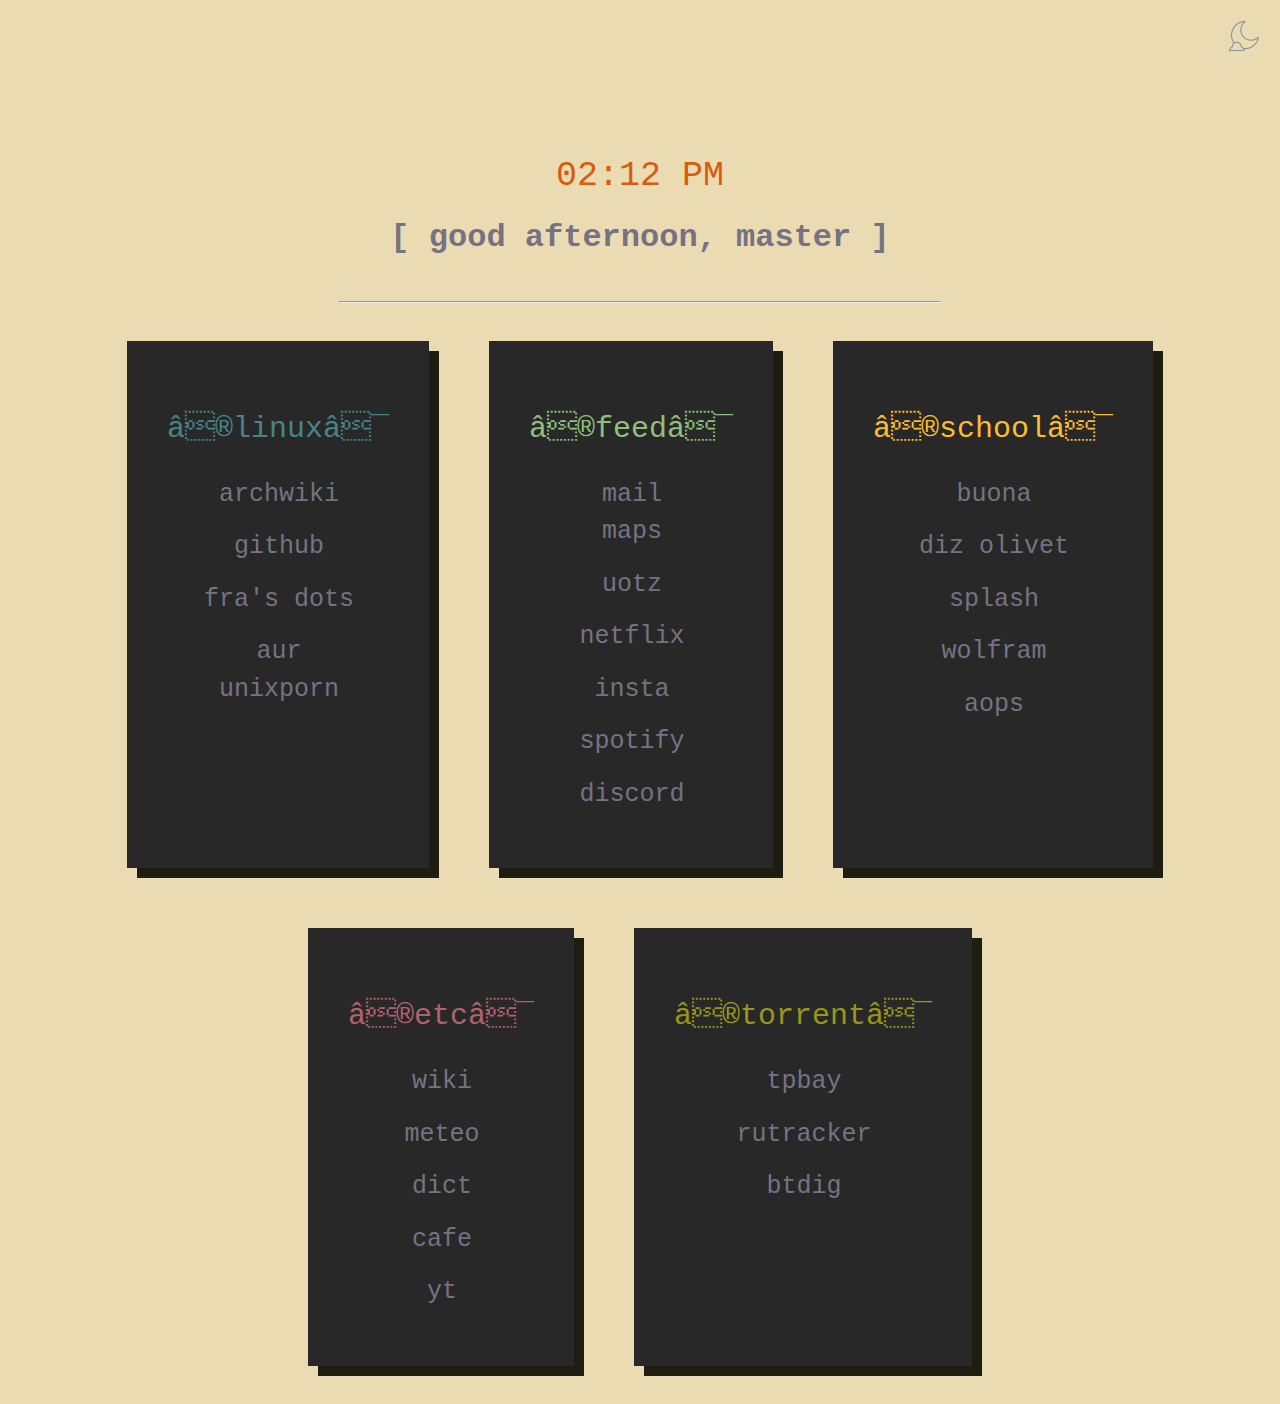
<file: firefox.html>
<!DOCTYPE html>
<html lang="en">
    <head>
	<!-- <meta charset="UTF-8">
        <meta name="viewport" content="width=device-width, initial-scale=1.0">
	<link href="https://fonts.googleapis.com/css2?family=Share+Tech+Mono&display=swap" rel="stylesheet">
	<link href="https://fonts.googleapis.com/css2?family=Overpass+Mono:wght@300&display=swap" rel="stylesheet"> --!>
	<link rel="stylesheet" text="text/css" href="style.css">
        <title> ~ </title>
    </head>
    <body>
        <div class="info">
            <p id="time"></p><br>
            <h1 id="greeting"></h1>
        </div>
        <hr>
        <div class="lists">
            <div class="linux">
	    <p class="list_title" id="a">❮linux❯</p>
	<a href="https://wiki.archlinux.org/" id="arch">archwiki</a><br>
	<a href="https://github.com/ernwsto/">github</a></br>
	<a href="https://github.com/BachoSeven/">fra's dots</a></br>
	<a href="https://aur.archlinux.org/">aur</a>
	<a href="https://www.reddit.com/r/unixporn/">unixporn</a>
            </div>
            <div class="google">
                <p class="list_title" id="s">❮feed❯</p>
	<a href="https://mail.google.com/mail/u/0/#inbox">mail</a></li>
	<a href="https://www.google.it/maps">maps</a><br>
	<a href="https://web.whatsapp.com/">uotz</a><br>
	<a href="https://www.netflix.com/browse">netflix</a><br>
	<a href="https://www.instagram.com/">insta</a><br>
	<a href="https://open.spotify.com">spotify</a><br>
	<a href="https://discord.com/channels/@me">discord</a><br>
            </div>
            <div class="school">
                <p class="list_title" id="d">❮school❯</p>
	<a href="https://www.liceofilippobuonarroti.edu.it/">buona</a><br>
	<a href="https://www.dizionario-latino.com/">diz olivet</a><br>
	<a href="http://www.latin.it/">splash</a><br>
	<a href="https://www.wolframalpha.com/">wolfram</a><br>
	<a href="https://artofproblemsolving.com/alcumus">aops</a><br>
            </div>
            <div class="etc">
                <p class="list_title" id="l">❮etc❯</p>
	<a href="https://www.wikipedia.org/">wiki</a><br>
	<a href="https://www.ilmeteo.it/meteo/Pisa">meteo</a><br>
	<a href="https://www.wordreference.com/enit/">dict</a><br>
	<a href="https://lofi.cafe">cafe</a><br>
	<a href="https://www.youtube.com/">yt</a><br>
            </div>
            <div class="torrent">
                <p class="list_title" id="t">❮torrent❯</p>
	<a href="https://www.tpbaysproxy.com/">tpbay</a><br>
	<a href="https://rutracker.net/forum/tracker.php">rutracker</a><br>
	<a href="https://btdig.com/">btdig</a><br>
            </div>
        <div class="mode_class">
        <img src="icons/light.png" id="mode" width="32" height="32">
        </div>
        <script async type="text/javascript" src="script.js"></script>

<!--     <div class="header">ehi porcoddio!</div>
            <form onsubmit="duckSearch()" action="javascript:void(0)">
                <div class="stext">Hello,</div>
                <input class="search" id="searchField" type="text" value="" placeholder="porcoddio ...">
		</form> --!>
    </body>
</html>
</file>
<file: style.css>
body {
      /*background-color: #282828 ;*/
}


.info {
    display: flex;
    flex-direction: column;
    margin-top: 140px;
    line-height: 0.1;
    text-align: center;
    font-family: monospace;
}

@media all and (max-width: 550px) {
    .info, hr
    {
        visibility: hidden;
        margin: auto;
    }
    .linux, .google, .school, .etc, .torrent, .dad {
        flex-direction: column;
        width: auto;
	column-gap: 10px;
    }
}

.linux {
	/*background-color: #aa1111;*/
}

.google {
	/*background-color: #458588*/
}


.list_title
{
    font-size: 30px;
}

.lists {
    display: flex;
    flex-wrap: wrap;
    vertical-align: top;
    justify-content: center;
    font-family: monospace;
    text-align: center;
}

.linux, .google, .school, .etc, .torrent, .dad {
    display: flex;
    background-color: #282828;
    flex-direction: column;
    padding: 40px;
    text-align: center;
    box-shadow: 10px 10px #1d1d11;
    border-radius: 0px;
    margin-left: 10px;
    margin-top: 10px;
    margin: 30px;
}

hr {
    margin-top: 40px;
    color: #ebdbb2;
    width: 600px;
}

a:visited, a:link, a:active {
    color: #ebdbb2;
    text-decoration: none;
    font-size: 25px;
    text-indent: 2px;
    line-height: 1.5;
}

a:hover {
    color: #83a598 !important;
    font: monospace bold;
}

#greeting {
    font-size: 32px;
    color: #ebdbb2;
}

#time {
    font-size: 35px;
    /*animation:blinking 5s infinite;*/
    color: #d65d0e;
    }
/*    @keyframes blinking{
    0%{     color: #1383F2; }
    20%{    color: #459EF7; }
    40%{    color: #77B8F8; }
    60%{    color: #77B8F8; }
    80%{    color: #459EF7; }
    100%{   color: #1383F2; }
}*/

#a {
    /*animation:a_blink 5s infinite;*/
	color: #458588;
    }
/*    @keyframes a_blink{
    0%{     color: #9866ED; }
    20%{    color: #9B67F5; }
    40%{    color: #9873D9; }
    60%{    color: #834CE0; }
    80%{    color: #7739E3; }
    100%{   color: #9866ED; }
}*/

#s {
    /*animation:s_blink 5s infinite;*/
	color: #8ec07c;
    }
 /*   @keyframes s_blink{
    0%{     color: #5BE3AF; }
    20%{    color: #22AB76; }
    40%{    color: #1FC485; }
    60%{    color: #5EB895; }
    80%{    color: #66D9AD; }
    100%{   color: #5BE3AF; }
}*/

#d {
    /*animation:d_blink 5s infinite;*/
	color: #fabd2f;
    }
/*    @keyframes d_blink{
    0%{     color: #D1B22A; }
    20%{    color: #D9C777; }
    40%{    color: #D1B22A; }
    60%{    color: #CCA806; }
    80%{    color: #E0BE24; }
    100%{   color: #D1B22A; }
}*/

#l {
    /*animation:l_blink 5s infinite;*/
	color: #b16271;
    }
  /*  @keyframes l_blink{
    0%{     color: #CF342B; }
    20%{    color: #F2746D; }
    40%{    color: #CF342B; }
    60%{    color: #F7665E; }
    80%{    color: #F2746D; }
    100%{   color: #CF342B; }
}*/
#t {
	/*background-color: #458588;*/
	color: #98971a;
}

#e {
	color: #cc241d;
}
/*#youtube:hover {
    color: #FF0000 !important
}
#netflix:hover{
    color: #E50914 !important
}
#twitch:hover{
    color: #6441a5 !important
}
#reddit:hover{
    color: #FF4500 !important
}
#twitter:hover{
    color: #08a0e9 !important
}
#arch:hover {
    color: #1793d1 !important
}
#stackoverflow:hover {
    color: #EF8236 !important
}*/

/** searchbar styling **/

/** .search {
    margin-top: 30px;
    border: none;
    background: none;
    border-bottom: 1px solid #b16271;
    height: 30px;
    outline: none;
}
.stext {
    display: inline;
    color: #b16271;
}**/

.mode_class{
    /*display: flex;
    justify-content: center;
    padding-top: 200px;*/
    position: absolute;
    top: 0;
    right: 0;
    margin-top: 20px;
    margin-right: 20px;
}
#mode {
   filter: invert(100%) sepia(0%) saturate(1620%) hue-rotate(8deg) brightness(94%) contrast(88%)
}
#mode:hover {
    filter: invert(56%) sepia(45%) saturate(6917%) hue-rotate(173deg) brightness(96%) contrast(82%) !important
}
</file>
